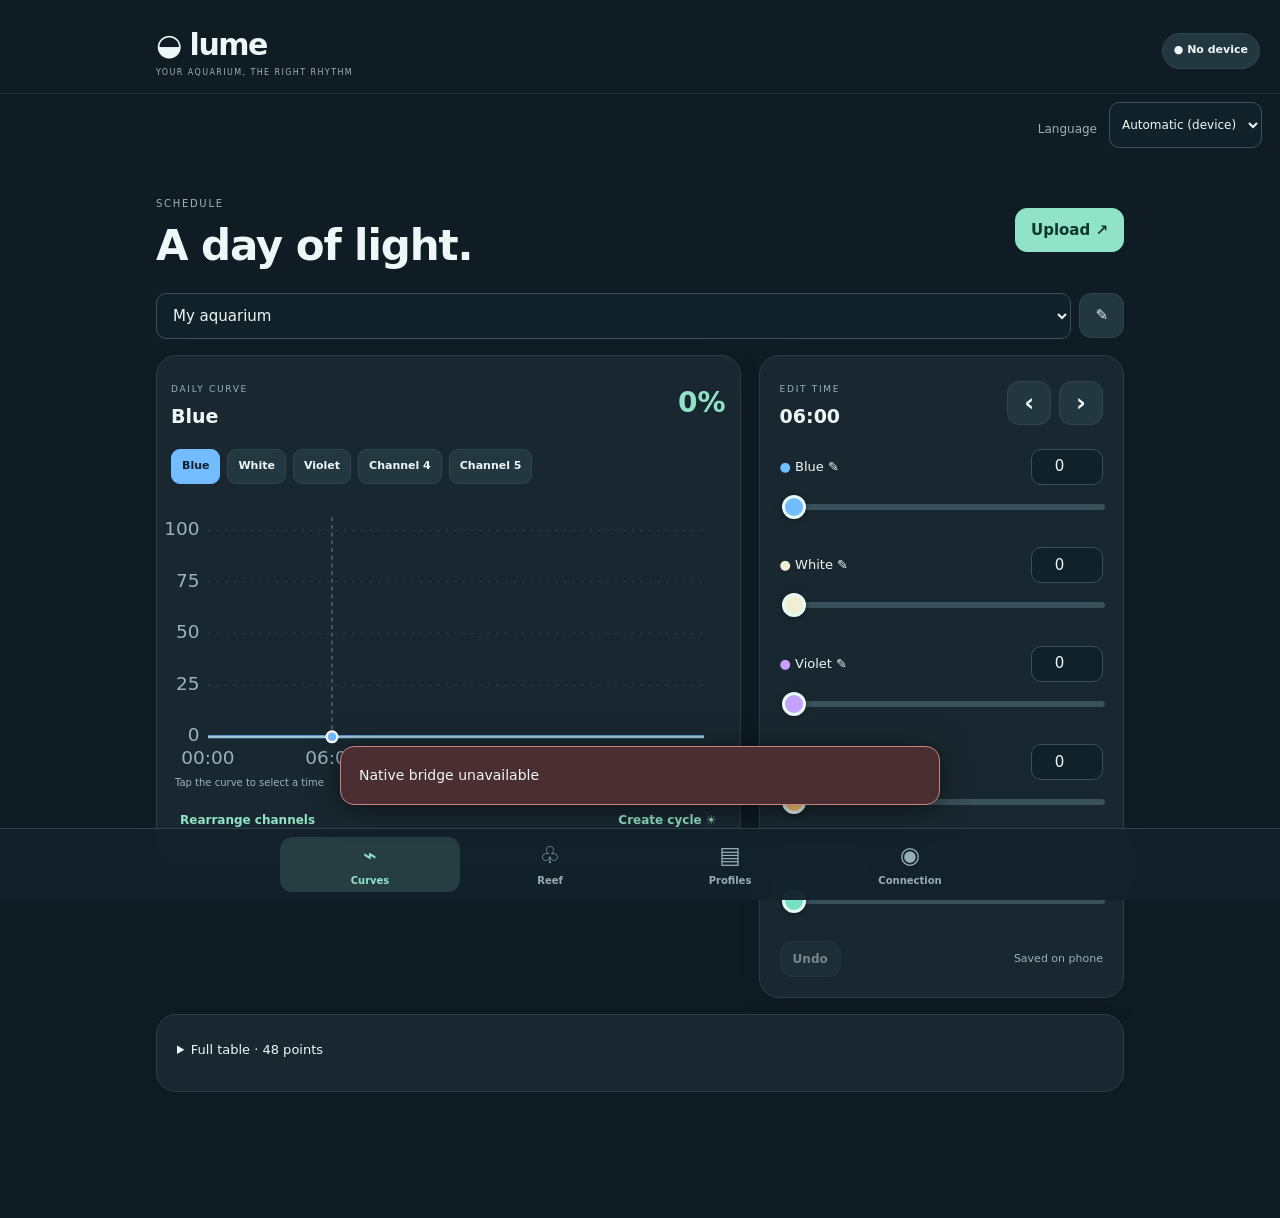
<file: ios/Web/index.html>
<!doctype html><html lang="pt-BR"><head><meta charset="utf-8"><meta name="viewport" content="width=device-width,initial-scale=1,maximum-scale=1"><meta http-equiv="Content-Security-Policy" content="default-src 'self' file:; script-src 'self'; style-src 'self' 'unsafe-inline'; img-src 'self' data:; connect-src 'self'; object-src 'none'; base-uri 'none'"><title>Lume</title><link rel="stylesheet" href="app.css"></head><body>
<header><div><span class="brand">◒ lume</span><span class="eyebrow">SEU AQUÁRIO, NO RITMO CERTO</span></div><button id="connectionBadge" class="badge">● Sem aparelho</button></header>
<div class="languagebar"><label for="languageSelect">Idioma</label><select id="languageSelect" aria-label="Idioma do aplicativo" data-no-i18n><option value="auto">Automático (dispositivo)</option><option value="pt-BR">Português (Brasil)</option><option value="en">English</option><option value="es">Español</option></select></div>
<main>
<section id="curves" class="page active">
 <div class="heading"><div><small>PROGRAMAÇÃO</small><h1>Um dia de luz.</h1></div><button id="uploadTop" class="primary">Enviar ↗</button></div>
 <div class="profilebar"><label for="profile">Perfil em edição</label><select id="profile"></select><button id="rename" aria-label="Renomear perfil">✎</button></div>
 <div class="card chartcard"><div class="cardhead"><div><small>CURVA DIÁRIA</small><h2 id="curveTitle">Canal 1</h2></div><strong id="pointValue">0%</strong></div><div id="channelTabs" class="channels"></div><svg id="chart" viewBox="0 0 720 360" role="img" aria-label="Curva de luz de 24 horas. Toque para selecionar um horário."></svg><div class="chartfooter"><span>Toque na curva para escolher o horário</span><button id="reorderChannels" class="textbutton">Reorganizar canais</button><button id="cycle" class="textbutton">Criar ciclo ☀</button></div></div>
 <div class="card editor"><div class="cardhead"><div><small>EDITAR HORÁRIO</small><h2 id="editTime">06:00</h2></div><div class="steps"><button id="prev" aria-label="Horário anterior">‹</button><button id="next" aria-label="Próximo horário">›</button></div></div><div id="sliders"></div><div class="row"><button id="undo">Desfazer</button><span id="saved" class="muted">Salvo no celular</span></div></div>
 <details class="card"><summary>Tabela completa · 48 horários</summary><div class="tablewrap"><table id="schedule"></table></div></details>
</section>
<section id="reef" class="page"><div class="heading"><div><small>SIMULAÇÃO</small><h1>O recife desperta.</h1></div><span class="pill">PRÉVIA</span></div><p class="muted">Passe pelo dia e veja a luz abrir os corais.</p><div class="card livecard"><small>LUZ REAL · WI-FI</small><h2>Recife e luminária juntos</h2><p id="liveStatus" class="muted">Prévia local. Vincule uma controladora Smart Timer para alterar a luz real.</p><button id="liveToggle" class="primary" type="button">Vincular luminária</button><p id="liveFrame" class="note"></p><p class="note">O aparelho não confirma cada intensidade. O Recife mostra os valores enviados, sem leitura da luz física.</p><p id="liveWarning" class="danger" hidden>A luminária pode continuar em modo manual. Reconecte o mesmo aparelho e retome o programa.</p><button id="liveRecovery" type="button" hidden>Retomar programação no aparelho</button></div><div class="card reefcard"><svg id="aquarium" viewBox="0 0 800 440" role="img" aria-label="Corais animados e peixes-palhaço respondem à programação de luz"></svg><div class="cardhead"><button id="play" class="primary">▶ Reproduzir dia</button><strong id="previewTime">06:00</strong></div><label class="sr" for="timeline">Horário da simulação</label><input id="timeline" type="range" min="0" max="1439" step="1" value="360"><div class="row muted"><span>00:00</span><span>12:00</span><span>23:59</span></div><div id="liveChannels" class="livechannels"></div></div><p class="note">A cena é ilustrativa. Com a luminária vinculada, a prévia envia intensidades reais; sem vínculo, é apenas local. Não prevê a resposta biológica dos corais.</p></section>
<section id="profiles" class="page"><div class="heading"><div><small>SUA BIBLIOTECA</small><h1>Cada dia, um clima.</h1></div><button id="newProfile" class="primary">＋ Novo</button></div><div id="profileList"></div><div class="card"><h2>Leve seus perfis com você</h2><p class="muted">Importe a biblioteca do Lume ou arquivos .lmf do Pled. Os perfis importados são adicionados à sua biblioteca.</p><div class="row"><button id="import">Importar</button><button id="export">Exportar biblioteca</button><button id="scanQr">Ler QR do PC</button></div></div><p class="note">Os perfis são salvos neste celular. Exporte uma cópia antes de desinstalar o app.</p></section>
<section id="connection" class="page"><div class="heading"><div><small>SOMENTE WI-FI</small><h1>Vamos conectar.</h1></div></div><div class="card"><div class="numbertitle"><span>1</span><h2>Entre na rede do aparelho</h2></div><p>Abra Ajustes > Wi-Fi e conecte à rede da controladora, mesmo sem internet. Volte ao Lume e permita Rede Local.</p><button id="wifi" class="primary">Como conectar no iPhone</button></div><div class="card"><div class="numbertitle"><span>2</span><h2>Encontre a controladora</h2></div><p class="muted">O Lume busca automaticamente ao abrir e reconecta quando o aparelho responde. Se houver várias controladoras, escolha uma abaixo.</p><button id="search" class="primary">⌕ Buscar aparelhos</button><details><summary>Buscar por IP conhecido</summary><label for="directIp">Endereço na rede Wi-Fi atual</label><div class="row"><input id="directIp" placeholder="192.168.1.100" inputmode="decimal"><button id="searchIp">Buscar</button></div></details><details id="wifiDiagnostics"><summary>Diagnóstico da última comunicação · iOS 0.3.0</summary><pre id="diagnosticText">Faça uma busca para verificar a comunicação Wi-Fi.</pre><button id="copyDiagnostic" type="button">Copiar diagnóstico</button><p class="note">Mostra endereços locais e contagens, sem senha nem nome da rede. Não é enviado automaticamente.</p></details><div id="devices"></div><div id="selectedDevice" class="note">Nenhum aparelho selecionado.</div></div><div class="card"><div class="numbertitle"><span>3</span><h2>Conecte o aparelho à sua casa</h2></div><p class="muted">Faça esta etapa conectado à rede do aparelho e com ele selecionado acima. Use uma rede compatível com o módulo, normalmente 2,4 GHz.</p><form id="routerForm"><label for="ssid">Nome da rede de casa</label><input id="ssid" maxlength="32" autocomplete="off" placeholder="Nome exato da rede"><label for="password">Senha da rede</label><div class="passwordrow"><input id="password" type="password" maxlength="32" autocomplete="off" placeholder="8 a 32 caracteres"><button id="showPassword" type="button" aria-label="Mostrar senha">◉</button></div><details><summary>Segurança da rede</summary><label for="security">Autenticação</label><select id="security"><option value="wpa2">WPA2-PSK (recomendado)</option value="wpa">WPA-PSK</option></select><label for="cipher">Criptografia</label><select id="cipher"><option value="aes">AES (recomendado)</option><option value="tkip">TKIP</option></select></details><p class="note">O protocolo antigo aceita nome de rede e senha sem acentos. A senha não é salva pelo Lume.</p><button class="primary" type="submit">Configurar rede de casa</button></form></div><div class="card"><div class="numbertitle"><span>4</span><h2>Volte à rede de casa</h2></div><p>Conecte o celular ao mesmo roteador e volte ao Lume. A busca começa automaticamente. Depois, envie os perfis e sincronize o relógio.</p><div class="row"><button id="wifiHome">Como conectar no iPhone</button><button id="clock">◷ Sincronizar horário</button><button id="resume">Retomar programa</button></div></div><p class="note">Prévia iOS em desenvolvimento. Busca por consultas diretas na rede local, sem broadcast. Se necessário, tente o IP conhecido. TC420 sem Wi-Fi não é compatível. O teste no iPhone real ainda está pendente.</p></section>
</main><button id="liveStopFloating" class="live-floating" type="button" hidden>Encerrar prévia e retomar programa</button><nav aria-label="Navegação principal"><button data-page="curves" class="active">⌁<span>Curvas</span></button><button data-page="reef">♧<span>Recife</span></button><button data-page="profiles">▤<span>Perfis</span></button><button data-page="connection">◉<span>Conexão</span></button></nav>
<div id="operation" hidden><div class="row"><strong id="operationText">Conectando…</strong><button id="cancel">Interromper</button></div><progress id="progress" max="100" value="0"></progress><small>Mantenha o app aberto e o Wi-Fi conectado.</small></div><div id="toast" role="status" hidden></div>
<dialog id="modal"><form id="modalForm"><div class="cardhead"><h2 id="modalTitle"></h2><button type="button" id="closeModal" aria-label="Fechar">×</button></div><div id="modalBody"></div><div class="modalactions"><button type="button" id="dismissModal">Cancelar</button><button type="submit" id="modalConfirm" class="primary">Confirmar</button></div></form></dialog><script src="ios.js"></script><script src="strings.js"></script><script src="i18n.js"></script><script src="qr.js"></script><script src="live.js"></script><script src="app.js"></script><script src="qr-ui.js"></script></body></html>
</file>
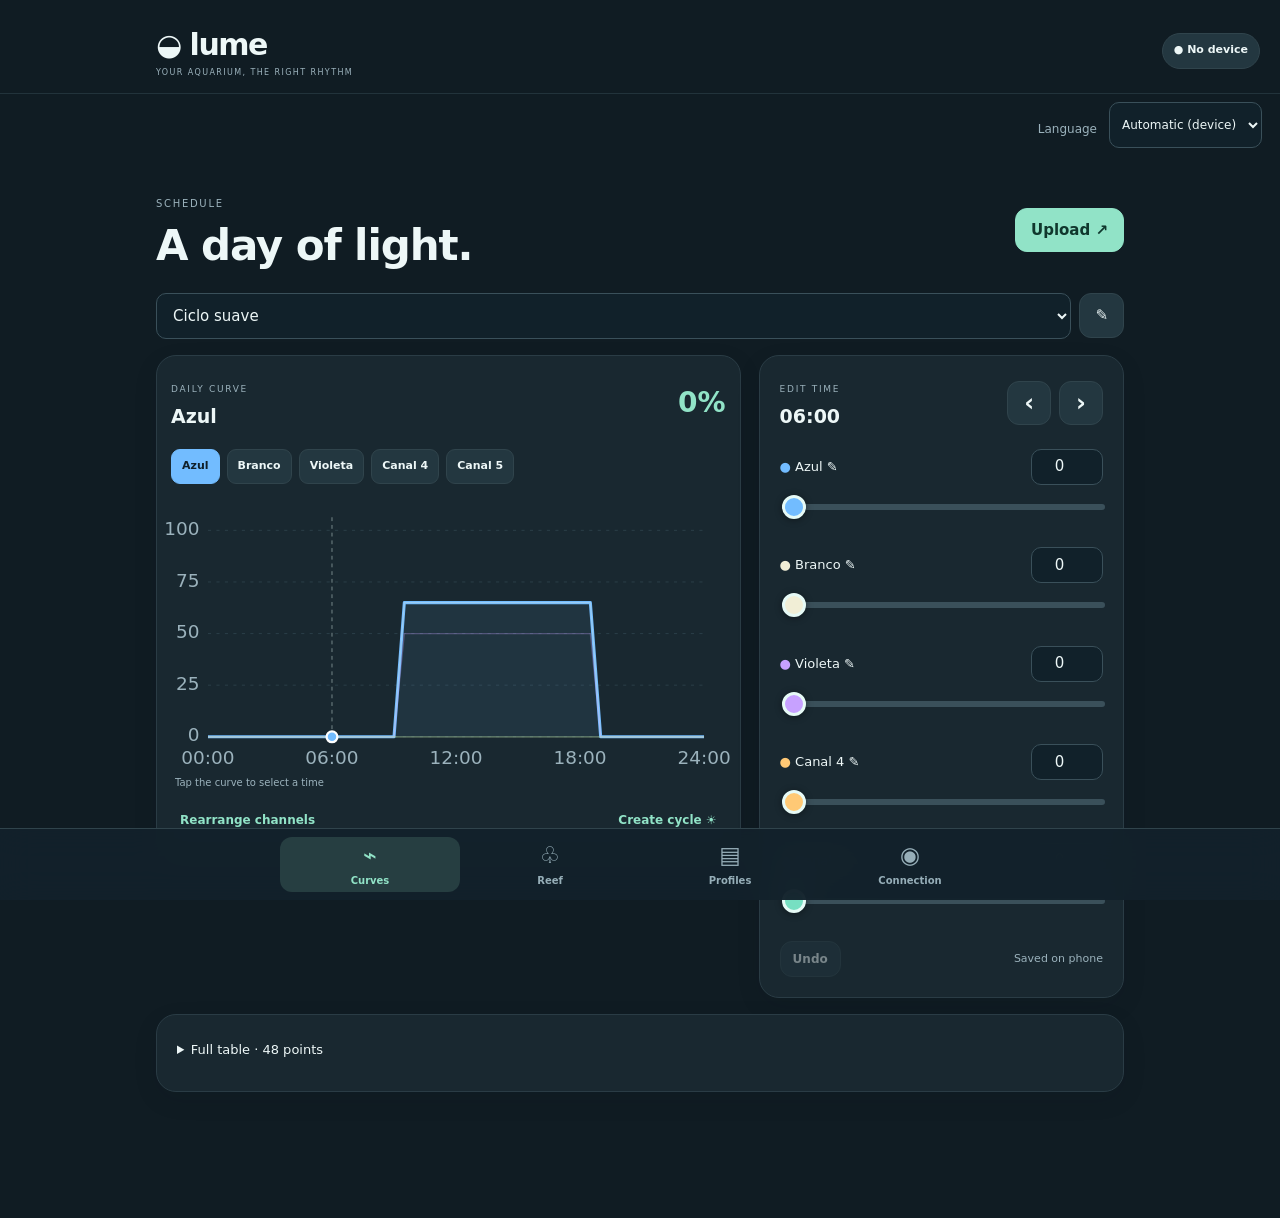
<file: android/app/src/main/assets/index.html>
<!doctype html><html lang="pt-BR"><head><meta charset="utf-8"><meta name="viewport" content="width=device-width,initial-scale=1,maximum-scale=1"><meta http-equiv="Content-Security-Policy" content="default-src 'self' file:; script-src 'self'; style-src 'self' 'unsafe-inline'; img-src 'self' data:; connect-src 'self'; object-src 'none'; base-uri 'none'"><title>Lume</title><link rel="stylesheet" href="app.css"></head><body>
<header><div><span class="brand">◒ lume</span><span class="eyebrow">SEU AQUÁRIO, NO RITMO CERTO</span></div><button id="connectionBadge" class="badge">● Sem aparelho</button></header>
<div class="languagebar"><label for="languageSelect">Idioma</label><select id="languageSelect" aria-label="Idioma do aplicativo" data-no-i18n><option value="auto">Automático (dispositivo)</option><option value="pt-BR">Português (Brasil)</option><option value="en">English</option><option value="es">Español</option></select></div>
<main>
<section id="curves" class="page active">
 <div class="heading"><div><small>PROGRAMAÇÃO</small><h1>Um dia de luz.</h1></div><button id="uploadTop" class="primary">Enviar ↗</button></div>
 <div class="profilebar"><label for="profile">Perfil em edição</label><select id="profile"></select><button id="rename" aria-label="Renomear perfil">✎</button></div>
 <div class="card chartcard"><div class="cardhead"><div><small>CURVA DIÁRIA</small><h2 id="curveTitle">Canal 1</h2></div><strong id="pointValue">0%</strong></div><div id="channelTabs" class="channels"></div><svg id="chart" viewBox="0 0 720 360" role="img" aria-label="Curva de luz de 24 horas. Toque para selecionar um horário."></svg><div class="chartfooter"><span>Toque na curva para escolher o horário</span><button id="reorderChannels" class="textbutton">Reorganizar canais</button><button id="cycle" class="textbutton">Criar ciclo ☀</button></div></div>
 <div class="card editor"><div class="cardhead"><div><small>EDITAR HORÁRIO</small><h2 id="editTime">06:00</h2></div><div class="steps"><button id="prev" aria-label="Horário anterior">‹</button><button id="next" aria-label="Próximo horário">›</button></div></div><div id="sliders"></div><div class="row"><button id="undo">Desfazer</button><span id="saved" class="muted">Salvo no celular</span></div></div>
 <details class="card"><summary>Tabela completa · 48 horários</summary><div class="tablewrap"><table id="schedule"></table></div></details>
</section>
<section id="reef" class="page"><div class="heading"><div><small>SIMULAÇÃO</small><h1>O recife desperta.</h1></div><span class="pill">PRÉVIA</span></div><p class="muted">Passe pelo dia e veja a luz abrir os corais.</p><div class="card livecard"><small>LUZ REAL · WI-FI</small><h2>Recife e luminária juntos</h2><p id="liveStatus" class="muted">Prévia local. Vincule uma controladora Smart Timer para alterar a luz real.</p><button id="liveToggle" class="primary" type="button">Vincular luminária</button><p id="liveFrame" class="note"></p><p class="note">O aparelho não confirma cada intensidade. O Recife mostra os valores enviados, sem leitura da luz física.</p><p id="liveWarning" class="danger" hidden>A luminária pode continuar em modo manual. Reconecte o mesmo aparelho e retome o programa.</p><button id="liveRecovery" type="button" hidden>Retomar programação no aparelho</button></div><div class="card reefcard"><svg id="aquarium" viewBox="0 0 800 440" role="img" aria-label="Corais animados e peixes-palhaço respondem à programação de luz"></svg><div class="cardhead"><button id="play" class="primary">▶ Reproduzir dia</button><strong id="previewTime">06:00</strong></div><label class="sr" for="timeline">Horário da simulação</label><input id="timeline" type="range" min="0" max="1439" step="1" value="360"><div class="row muted"><span>00:00</span><span>12:00</span><span>23:59</span></div><div id="liveChannels" class="livechannels"></div></div><p class="note">A cena é ilustrativa. Com a luminária vinculada, a prévia envia intensidades reais; sem vínculo, é apenas local. Não prevê a resposta biológica dos corais.</p></section>
<section id="profiles" class="page"><div class="heading"><div><small>SUA BIBLIOTECA</small><h1>Cada dia, um clima.</h1></div><button id="newProfile" class="primary">＋ Novo</button></div><div id="profileList"></div><div class="card"><h2>Leve seus perfis com você</h2><p class="muted">Importe a biblioteca do Lume ou arquivos .lmf do Pled. Os perfis importados são adicionados à sua biblioteca.</p><div class="row"><button id="import">Importar</button><button id="export">Exportar biblioteca</button><button id="scanQr">Ler QR do PC</button></div></div><p class="note">Os perfis são salvos neste celular. Exporte uma cópia antes de desinstalar o app.</p></section>
<section id="connection" class="page"><div class="heading"><div><small>SOMENTE WI-FI</small><h1>Vamos conectar.</h1></div></div><div class="card"><div class="numbertitle"><span>1</span><h2>Entre na rede do aparelho</h2></div><p>Abra o Wi-Fi do Android e conecte à rede criada pela controladora. Se aparecer “sem internet”, escolha continuar conectado.</p><button id="wifi" class="primary">Abrir redes Wi-Fi</button></div><div class="card"><div class="numbertitle"><span>2</span><h2>Encontre a controladora</h2></div><p class="muted">O Lume busca automaticamente ao abrir e reconecta quando o aparelho responde. Se houver várias controladoras, escolha uma abaixo.</p><button id="search" class="primary">⌕ Buscar aparelhos</button><details><summary>Buscar por IP conhecido</summary><label for="directIp">Endereço na rede Wi-Fi atual</label><div class="row"><input id="directIp" placeholder="192.168.1.100" inputmode="decimal"><button id="searchIp">Buscar</button></div></details><details id="wifiDiagnostics"><summary>Diagnóstico da última comunicação · v1.4.0</summary><pre id="diagnosticText">Faça uma busca para verificar a comunicação Wi-Fi.</pre><button id="copyDiagnostic" type="button">Copiar diagnóstico</button><p class="note">Mostra endereços locais e contagens, sem senha nem nome da rede. Não é enviado automaticamente.</p></details><div id="devices"></div><div id="selectedDevice" class="note">Nenhum aparelho selecionado.</div></div><div class="card"><div class="numbertitle"><span>3</span><h2>Conecte o aparelho à sua casa</h2></div><p class="muted">Faça esta etapa conectado à rede do aparelho e com ele selecionado acima. Use uma rede compatível com o módulo, normalmente 2,4 GHz.</p><form id="routerForm"><label for="ssid">Nome da rede de casa</label><input id="ssid" maxlength="32" autocomplete="off" placeholder="Nome exato da rede"><label for="password">Senha da rede</label><div class="passwordrow"><input id="password" type="password" maxlength="32" autocomplete="off" placeholder="8 a 32 caracteres"><button id="showPassword" type="button" aria-label="Mostrar senha">◉</button></div><details><summary>Segurança da rede</summary><label for="security">Autenticação</label><select id="security"><option value="wpa2">WPA2-PSK (recomendado)</option value="wpa">WPA-PSK</option></select><label for="cipher">Criptografia</label><select id="cipher"><option value="aes">AES (recomendado)</option><option value="tkip">TKIP</option></select></details><p class="note">O protocolo antigo aceita nome de rede e senha sem acentos. A senha não é salva pelo Lume.</p><button class="primary" type="submit">Configurar rede de casa</button></form></div><div class="card"><div class="numbertitle"><span>4</span><h2>Volte à rede de casa</h2></div><p>Conecte o celular ao mesmo roteador e volte ao Lume. A busca começa automaticamente. Depois, envie os perfis e sincronize o relógio.</p><div class="row"><button id="wifiHome">Abrir Wi-Fi</button><button id="clock">◷ Sincronizar horário</button><button id="resume">Retomar programa</button></div></div><p class="note">Compatível com o protocolo Wi-Fi do Pled V2.2. A TC420 comum, sem módulo Wi-Fi, não pode ganhar conexão sem fio pelo app. A confirmação no seu modelo ainda precisa de teste no aparelho.</p></section>
</main><button id="liveStopFloating" class="live-floating" type="button" hidden>Encerrar prévia e retomar programa</button><nav aria-label="Navegação principal"><button data-page="curves" class="active">⌁<span>Curvas</span></button><button data-page="reef">♧<span>Recife</span></button><button data-page="profiles">▤<span>Perfis</span></button><button data-page="connection">◉<span>Conexão</span></button></nav>
<div id="operation" hidden><div class="row"><strong id="operationText">Conectando…</strong><button id="cancel">Interromper</button></div><progress id="progress" max="100" value="0"></progress><small>Mantenha o app aberto e o Wi-Fi conectado.</small></div><div id="toast" role="status" hidden></div>
<dialog id="modal"><form id="modalForm"><div class="cardhead"><h2 id="modalTitle"></h2><button type="button" id="closeModal" aria-label="Fechar">×</button></div><div id="modalBody"></div><div class="modalactions"><button type="button" id="dismissModal">Cancelar</button><button type="submit" id="modalConfirm" class="primary">Confirmar</button></div></form></dialog><script src="strings.js"></script><script src="i18n.js"></script><script src="qr.js"></script><script src="live.js"></script><script src="app.js"></script><script src="qr-ui.js"></script></body></html>
</file>
<file: ios/Web/app.css>
:root{color-scheme:dark;--bg:#101c23;--card:#192830;--line:#30444c;--muted:#9bb2bc;--mint:#91e3c7;--ink:#edf7f7;--blue:#72bcff;--pink:#c7a1ff}*{box-sizing:border-box}body{margin:0;background:var(--bg);color:var(--ink);font:15px/1.5 system-ui,-apple-system,sans-serif;-webkit-tap-highlight-color:transparent}header{padding:22px 20px 14px;display:flex;justify-content:space-between;align-items:center;border-bottom:1px solid #22333b;gap:12px}.brand{font-size:30px;letter-spacing:-1.5px;font-weight:700}.eyebrow{display:block;font-size:8px;letter-spacing:1.4px;color:var(--muted)}button,input,select{font:inherit}button{border:1px solid var(--line);border-radius:12px;background:#233740;color:var(--ink);min-height:44px;padding:10px 15px;font-weight:600;cursor:pointer}button:active{transform:scale(.98)}button:disabled{opacity:.45;cursor:default}button:focus-visible,input:focus-visible,select:focus-visible,summary:focus-visible{outline:2px solid var(--mint);outline-offset:3px}.primary{background:var(--mint);color:#10372d;border-color:var(--mint)}.badge{font-size:11px;border-radius:24px;padding:7px 11px;min-height:36px;max-width:170px}.badge.connected{color:var(--mint)}main{max-width:1000px;margin:auto;padding:24px 16px 110px}.page{display:none}.page.active{display:block}.heading{display:flex;align-items:center;justify-content:space-between;gap:15px;margin-bottom:24px}small,.heading small{font-size:10px;letter-spacing:1.7px;color:var(--muted)}h1{font-size:30px;font-weight:550;line-height:1.12;letter-spacing:-1.1px;margin:8px 0 0}h2{font-size:19px;font-weight:600;margin:0}p{margin:12px 0 18px}.muted,.note{color:var(--muted)}.note{font-size:12px;line-height:1.7}.card{background:var(--card);border:1px solid #2a3c45;border-radius:20px;padding:20px;margin:0 0 16px;box-shadow:0 8px 24px #06121a19}.cardhead{display:flex;align-items:center;justify-content:space-between;gap:12px;margin-bottom:18px}.cardhead strong{font-size:28px;color:var(--mint);font-variant-numeric:tabular-nums}.cardhead small{font-size:9px}.cardhead h2{margin-top:4px}.profilebar{display:flex;gap:8px;align-items:center;margin-bottom:16px}.profilebar label{position:absolute;width:1px;height:1px;overflow:hidden}.profilebar select{flex:1}input,select{min-width:0;max-width:100%;padding:12px;background:#11212a;border:1px solid #3a505a;border-radius:10px;color:var(--ink);min-height:46px}input:not([type=range]):not([type=checkbox]),select{width:100%}label{display:block;color:var(--muted);font-size:12px;margin:14px 0 6px}.channels{display:flex;gap:7px;overflow:auto;margin:0 0 14px}.channels button{white-space:nowrap;font-size:11px;padding:8px 10px;min-height:35px;border-radius:9px}.channels button.active{background:var(--channel);color:#10202a;border-color:var(--channel)}.chartcard{padding:20px 14px 14px}#chart{width:100%;display:block;touch-action:none;overflow:visible}#chart text{font:24px system-ui;fill:#9bb2bc}.chartfooter{display:flex;justify-content:space-between;align-items:center;gap:8px;font-size:10px;color:var(--muted);padding:0 4px}.textbutton{border:none;background:none;color:var(--mint);padding:5px;white-space:nowrap;font-size:12px}.sliderrow{margin-bottom:18px}.sliderlabel{display:flex;justify-content:space-between;align-items:center;margin-bottom:4px}.sliderlabel button{background:none;border:none;padding:0;min-height:32px;font-weight:500;font-size:13px}.sliderlabel input{width:72px!important;min-height:36px;padding:5px 8px;text-align:center;font-variant-numeric:tabular-nums}input[type=range]{appearance:none;-webkit-appearance:none;width:100%;height:32px;min-height:32px;border:0;padding:0;background:transparent;accent-color:var(--mint);touch-action:pan-y}input[type=range]::-webkit-slider-runnable-track{height:6px;background:#3a505a;border-radius:8px}input[type=range]::-webkit-slider-thumb{appearance:none;width:24px;height:24px;background:var(--channel,var(--mint));border-radius:50%;margin-top:-9px;border:3px solid #e6faf6;box-shadow:0 1px 7px #0006}.row{display:flex;gap:10px;align-items:center;justify-content:space-between;flex-wrap:wrap}.steps{display:flex;gap:8px}.steps button{font-size:24px;padding:0 16px}.editor .row{font-size:11px}.editor .row button{font-size:12px;min-height:36px;padding:6px 12px}details summary{cursor:pointer;min-height:36px;padding-top:5px;font-weight:500;font-size:13px}details details{margin-top:15px}.tablewrap{overflow:auto;max-height:480px;margin-top:12px}table{width:100%;border-collapse:collapse;min-width:490px;font-size:12px}th,td{padding:8px;border-bottom:1px solid #30454f;text-align:center}th{position:sticky;top:0;background:#20323b}td button{min-height:32px;padding:4px;font-size:12px;border:0;background:none}tr.selected{background:#31494d}#aquarium{width:100%;display:block;border-radius:14px;margin-bottom:24px;background:#0b1724}.reefcard{padding:12px}.reefcard .cardhead,.reefcard .row,.livechannels{padding:0 8px}.livechannels{display:flex;justify-content:space-between;gap:8px;margin:18px 0 8px}.livechannels div{font-size:11px;min-width:0;text-align:center}.livechannels b{display:block;font-size:17px}.pill{font-size:10px;color:var(--mint);padding:5px 10px;border:1px solid #3a6d62;border-radius:20px}.numbertitle{display:flex;align-items:center;gap:12px}.numbertitle>span{width:30px;height:30px;display:grid;place-items:center;background:#294a47;color:var(--mint);border-radius:50%;font-size:12px;font-weight:700}.numbertitle h2{font-size:17px}.passwordrow{display:flex;gap:8px}.passwordrow input{flex:1}.profileitem{display:flex;gap:12px;align-items:center;justify-content:space-between}.profileitem .profileopen{flex:1;text-align:left;background:none;border:none;padding:0}.profileitem small{display:block;font-size:10px;letter-spacing:0}.profileitem .more{padding:7px 12px;font-size:20px}.minicurve{width:90px;height:35px}#devices button{display:block;width:100%;text-align:left;margin-top:10px}#devices button.selected{border-color:var(--mint);color:var(--mint)}nav{position:fixed;bottom:0;left:0;right:0;display:flex;justify-content:center;background:#13222bef;border-top:1px solid var(--line);padding:8px 8px calc(8px + env(safe-area-inset-bottom));backdrop-filter:blur(16px);z-index:10}nav button{border:0;border-radius:12px;background:none;flex:1;max-width:180px;font-size:23px;padding:4px;min-height:55px;color:#96aeb8;line-height:1.1}nav span{display:block;font-size:10px;margin-top:6px}nav button.active{background:#263e41;color:var(--mint)}dialog{width:min(94vw,520px);max-height:90vh;overflow:auto;background:#192b34;border:1px solid #45616b;border-radius:22px;color:var(--ink);padding:22px}dialog::backdrop{background:#020b13bb;backdrop-filter:blur(4px)}dialog h2{font-size:23px}dialog .cardhead button{border:none;background:none;font-size:25px;padding:0 12px}.modalactions{display:flex;justify-content:flex-end;gap:10px;margin-top:24px}#modalBody p{font-size:14px}#modalBody ol{padding-left:24px;font-size:13px}.danger{color:#ffaaa0}#toast{position:fixed;bottom:95px;left:16px;right:16px;margin:auto;max-width:600px;padding:18px;background:#284941;border:1px solid #78b7a2;border-radius:14px;z-index:40;font-size:14px;white-space:pre-line;box-shadow:0 4px 30px #0008}#toast.error{background:#4b2e32;border-color:#c78383}#operation{position:fixed;inset:0;background:#101c23f5;z-index:30;display:flex;flex-direction:column;justify-content:center;padding:30px;gap:20px}#operation[hidden],#toast[hidden]{display:none}#operation strong{font-size:18px}progress{width:100%;height:10px;accent-color:var(--mint)}.sr{position:absolute;width:1px;height:1px;overflow:hidden}#selectedDevice{margin-top:14px}#connection .card>button{width:100%}#connection .row button{flex:1}#routerForm>button{width:100%}@media(min-width:760px){main{padding-top:35px}h1{font-size:42px}header{padding-left:calc((100vw - min(100vw,968px))/2)}#curves.active{display:grid;grid-template-columns:1.6fr 1fr;gap:0 18px}#curves>.heading,#curves>.profilebar,#curves>details{grid-column:1/-1}.chartcard{align-self:start}#reef{max-width:850px;margin:auto}#profiles #profileList{display:grid;grid-template-columns:1fr 1fr;gap:0 16px}#connection{max-width:680px;margin:auto}}
@media(prefers-reduced-motion:reduce){*{scroll-behavior:auto!important}}
#diagnosticText{white-space:pre-wrap;overflow-wrap:anywhere;font:12px/1.7 ui-monospace,monospace;color:var(--muted);padding:12px;background:#10212a;border-radius:10px}

.languagebar{display:flex;align-items:center;justify-content:flex-end;gap:12px;padding:8px 18px;color:var(--muted,#a9c0c7);font-size:12px}.languagebar select{width:auto;max-width:240px;padding:8px;font-size:12px}

.live-floating{position:fixed;bottom:92px;left:16px;right:16px;z-index:35;background:#91e3c7;color:#10372d;border-color:#91e3c7;font-size:13px;box-shadow:0 4px 20px #0007}.live-floating[hidden]{display:none}body.live-active main{padding-bottom:175px}
body.live-active #toast{bottom:160px}.live-floating{z-index:45}

.chartfooter{flex-wrap:wrap}.chartfooter>span{flex-basis:100%}

.channel-check{display:flex;gap:10px;align-items:flex-start;margin-top:16px}.channel-check input{flex:none;margin:5px 0 0}#channelCopyAck[hidden]{display:none}
</file>
<file: android/app/src/main/assets/app.css>
:root{color-scheme:dark;--bg:#101c23;--card:#192830;--line:#30444c;--muted:#9bb2bc;--mint:#91e3c7;--ink:#edf7f7;--blue:#72bcff;--pink:#c7a1ff}*{box-sizing:border-box}body{margin:0;background:var(--bg);color:var(--ink);font:15px/1.5 system-ui,-apple-system,sans-serif;-webkit-tap-highlight-color:transparent}header{padding:22px 20px 14px;display:flex;justify-content:space-between;align-items:center;border-bottom:1px solid #22333b;gap:12px}.brand{font-size:30px;letter-spacing:-1.5px;font-weight:700}.eyebrow{display:block;font-size:8px;letter-spacing:1.4px;color:var(--muted)}button,input,select{font:inherit}button{border:1px solid var(--line);border-radius:12px;background:#233740;color:var(--ink);min-height:44px;padding:10px 15px;font-weight:600;cursor:pointer}button:active{transform:scale(.98)}button:disabled{opacity:.45;cursor:default}button:focus-visible,input:focus-visible,select:focus-visible,summary:focus-visible{outline:2px solid var(--mint);outline-offset:3px}.primary{background:var(--mint);color:#10372d;border-color:var(--mint)}.badge{font-size:11px;border-radius:24px;padding:7px 11px;min-height:36px;max-width:170px}.badge.connected{color:var(--mint)}main{max-width:1000px;margin:auto;padding:24px 16px 110px}.page{display:none}.page.active{display:block}.heading{display:flex;align-items:center;justify-content:space-between;gap:15px;margin-bottom:24px}small,.heading small{font-size:10px;letter-spacing:1.7px;color:var(--muted)}h1{font-size:30px;font-weight:550;line-height:1.12;letter-spacing:-1.1px;margin:8px 0 0}h2{font-size:19px;font-weight:600;margin:0}p{margin:12px 0 18px}.muted,.note{color:var(--muted)}.note{font-size:12px;line-height:1.7}.card{background:var(--card);border:1px solid #2a3c45;border-radius:20px;padding:20px;margin:0 0 16px;box-shadow:0 8px 24px #06121a19}.cardhead{display:flex;align-items:center;justify-content:space-between;gap:12px;margin-bottom:18px}.cardhead strong{font-size:28px;color:var(--mint);font-variant-numeric:tabular-nums}.cardhead small{font-size:9px}.cardhead h2{margin-top:4px}.profilebar{display:flex;gap:8px;align-items:center;margin-bottom:16px}.profilebar label{position:absolute;width:1px;height:1px;overflow:hidden}.profilebar select{flex:1}input,select{min-width:0;max-width:100%;padding:12px;background:#11212a;border:1px solid #3a505a;border-radius:10px;color:var(--ink);min-height:46px}input:not([type=range]):not([type=checkbox]),select{width:100%}label{display:block;color:var(--muted);font-size:12px;margin:14px 0 6px}.channels{display:flex;gap:7px;overflow:auto;margin:0 0 14px}.channels button{white-space:nowrap;font-size:11px;padding:8px 10px;min-height:35px;border-radius:9px}.channels button.active{background:var(--channel);color:#10202a;border-color:var(--channel)}.chartcard{padding:20px 14px 14px}#chart{width:100%;display:block;touch-action:none;overflow:visible}#chart text{font:24px system-ui;fill:#9bb2bc}.chartfooter{display:flex;justify-content:space-between;align-items:center;gap:8px;font-size:10px;color:var(--muted);padding:0 4px}.textbutton{border:none;background:none;color:var(--mint);padding:5px;white-space:nowrap;font-size:12px}.sliderrow{margin-bottom:18px}.sliderlabel{display:flex;justify-content:space-between;align-items:center;margin-bottom:4px}.sliderlabel button{background:none;border:none;padding:0;min-height:32px;font-weight:500;font-size:13px}.sliderlabel input{width:72px!important;min-height:36px;padding:5px 8px;text-align:center;font-variant-numeric:tabular-nums}input[type=range]{appearance:none;-webkit-appearance:none;width:100%;height:32px;min-height:32px;border:0;padding:0;background:transparent;accent-color:var(--mint);touch-action:pan-y}input[type=range]::-webkit-slider-runnable-track{height:6px;background:#3a505a;border-radius:8px}input[type=range]::-webkit-slider-thumb{appearance:none;width:24px;height:24px;background:var(--channel,var(--mint));border-radius:50%;margin-top:-9px;border:3px solid #e6faf6;box-shadow:0 1px 7px #0006}.row{display:flex;gap:10px;align-items:center;justify-content:space-between;flex-wrap:wrap}.steps{display:flex;gap:8px}.steps button{font-size:24px;padding:0 16px}.editor .row{font-size:11px}.editor .row button{font-size:12px;min-height:36px;padding:6px 12px}details summary{cursor:pointer;min-height:36px;padding-top:5px;font-weight:500;font-size:13px}details details{margin-top:15px}.tablewrap{overflow:auto;max-height:480px;margin-top:12px}table{width:100%;border-collapse:collapse;min-width:490px;font-size:12px}th,td{padding:8px;border-bottom:1px solid #30454f;text-align:center}th{position:sticky;top:0;background:#20323b}td button{min-height:32px;padding:4px;font-size:12px;border:0;background:none}tr.selected{background:#31494d}#aquarium{width:100%;display:block;border-radius:14px;margin-bottom:24px;background:#0b1724}.reefcard{padding:12px}.reefcard .cardhead,.reefcard .row,.livechannels{padding:0 8px}.livechannels{display:flex;justify-content:space-between;gap:8px;margin:18px 0 8px}.livechannels div{font-size:11px;min-width:0;text-align:center}.livechannels b{display:block;font-size:17px}.pill{font-size:10px;color:var(--mint);padding:5px 10px;border:1px solid #3a6d62;border-radius:20px}.numbertitle{display:flex;align-items:center;gap:12px}.numbertitle>span{width:30px;height:30px;display:grid;place-items:center;background:#294a47;color:var(--mint);border-radius:50%;font-size:12px;font-weight:700}.numbertitle h2{font-size:17px}.passwordrow{display:flex;gap:8px}.passwordrow input{flex:1}.profileitem{display:flex;gap:12px;align-items:center;justify-content:space-between}.profileitem .profileopen{flex:1;text-align:left;background:none;border:none;padding:0}.profileitem small{display:block;font-size:10px;letter-spacing:0}.profileitem .more{padding:7px 12px;font-size:20px}.minicurve{width:90px;height:35px}#devices button{display:block;width:100%;text-align:left;margin-top:10px}#devices button.selected{border-color:var(--mint);color:var(--mint)}nav{position:fixed;bottom:0;left:0;right:0;display:flex;justify-content:center;background:#13222bef;border-top:1px solid var(--line);padding:8px 8px calc(8px + env(safe-area-inset-bottom));backdrop-filter:blur(16px);z-index:10}nav button{border:0;border-radius:12px;background:none;flex:1;max-width:180px;font-size:23px;padding:4px;min-height:55px;color:#96aeb8;line-height:1.1}nav span{display:block;font-size:10px;margin-top:6px}nav button.active{background:#263e41;color:var(--mint)}dialog{width:min(94vw,520px);max-height:90vh;overflow:auto;background:#192b34;border:1px solid #45616b;border-radius:22px;color:var(--ink);padding:22px}dialog::backdrop{background:#020b13bb;backdrop-filter:blur(4px)}dialog h2{font-size:23px}dialog .cardhead button{border:none;background:none;font-size:25px;padding:0 12px}.modalactions{display:flex;justify-content:flex-end;gap:10px;margin-top:24px}#modalBody p{font-size:14px}#modalBody ol{padding-left:24px;font-size:13px}.danger{color:#ffaaa0}#toast{position:fixed;bottom:95px;left:16px;right:16px;margin:auto;max-width:600px;padding:18px;background:#284941;border:1px solid #78b7a2;border-radius:14px;z-index:40;font-size:14px;white-space:pre-line;box-shadow:0 4px 30px #0008}#toast.error{background:#4b2e32;border-color:#c78383}#operation{position:fixed;inset:0;background:#101c23f5;z-index:30;display:flex;flex-direction:column;justify-content:center;padding:30px;gap:20px}#operation[hidden],#toast[hidden]{display:none}#operation strong{font-size:18px}progress{width:100%;height:10px;accent-color:var(--mint)}.sr{position:absolute;width:1px;height:1px;overflow:hidden}#selectedDevice{margin-top:14px}#connection .card>button{width:100%}#connection .row button{flex:1}#routerForm>button{width:100%}@media(min-width:760px){main{padding-top:35px}h1{font-size:42px}header{padding-left:calc((100vw - min(100vw,968px))/2)}#curves.active{display:grid;grid-template-columns:1.6fr 1fr;gap:0 18px}#curves>.heading,#curves>.profilebar,#curves>details{grid-column:1/-1}.chartcard{align-self:start}#reef{max-width:850px;margin:auto}#profiles #profileList{display:grid;grid-template-columns:1fr 1fr;gap:0 16px}#connection{max-width:680px;margin:auto}}
@media(prefers-reduced-motion:reduce){*{scroll-behavior:auto!important}}
#diagnosticText{white-space:pre-wrap;overflow-wrap:anywhere;font:12px/1.7 ui-monospace,monospace;color:var(--muted);padding:12px;background:#10212a;border-radius:10px}

.languagebar{display:flex;align-items:center;justify-content:flex-end;gap:12px;padding:8px 18px;color:var(--muted,#a9c0c7);font-size:12px}.languagebar select{width:auto;max-width:240px;padding:8px;font-size:12px}

.live-floating{position:fixed;bottom:92px;left:16px;right:16px;z-index:35;background:#91e3c7;color:#10372d;border-color:#91e3c7;font-size:13px;box-shadow:0 4px 20px #0007}.live-floating[hidden]{display:none}body.live-active main{padding-bottom:175px}
body.live-active #toast{bottom:160px}.live-floating{z-index:45}

.chartfooter{flex-wrap:wrap}.chartfooter>span{flex-basis:100%}

.channel-check{display:flex;gap:10px;align-items:flex-start;margin-top:16px}.channel-check input{flex:none;margin:5px 0 0}#channelCopyAck[hidden]{display:none}
</file>
